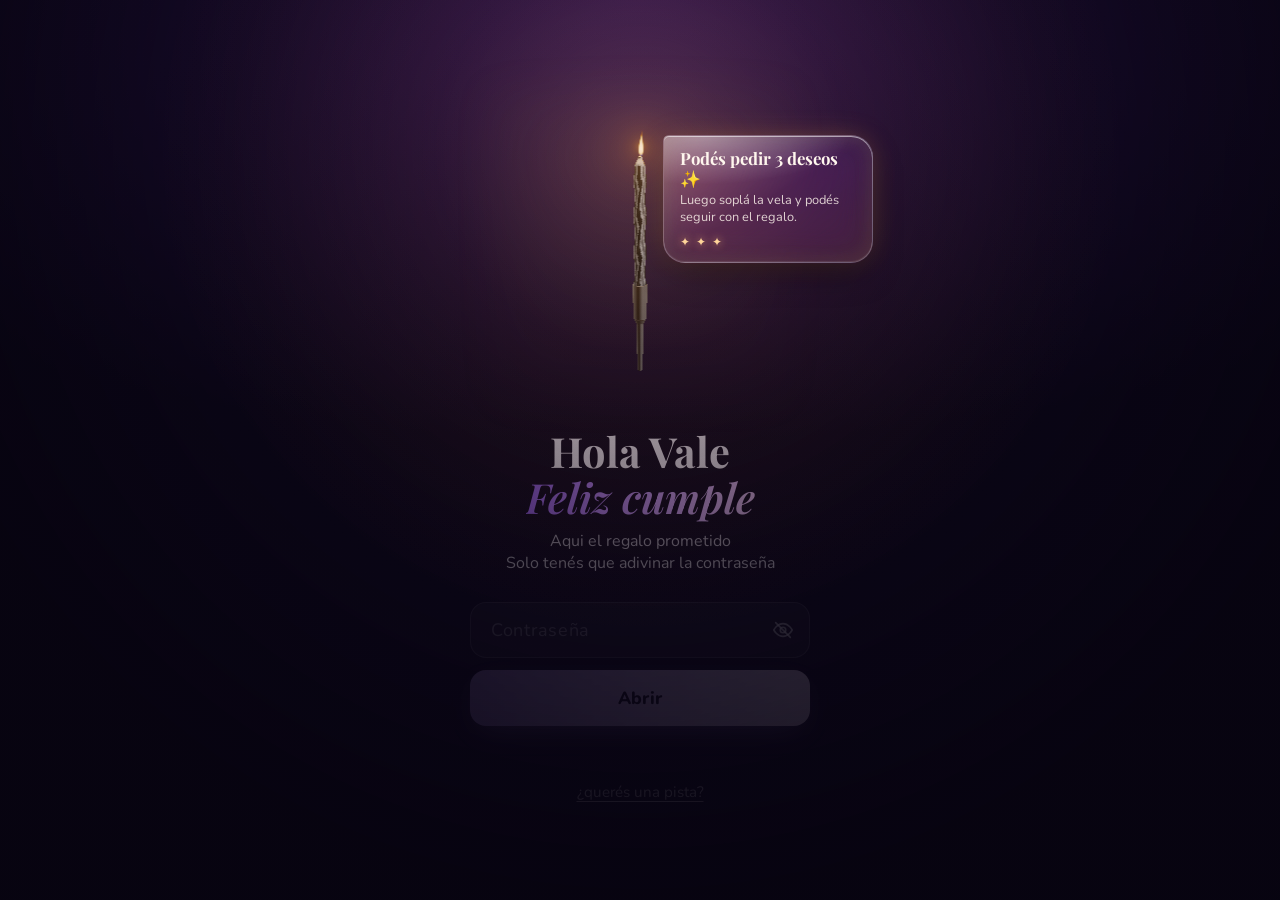
<file: index.html>
<!doctype html>
<html lang="es">
<head>
  <meta charset="utf-8">
  <meta name="viewport" content="width=device-width, initial-scale=1, viewport-fit=cover">
  <meta name="theme-color" content="#110a22">
  <meta name="robots" content="noindex">
  <link rel="icon" href="data:image/svg+xml,<svg xmlns=%22http://www.w3.org/2000/svg%22 viewBox=%220 0 100 100%22><text y=%22.9em%22 font-size=%2290%22>🎁</text></svg>">
  <title>Un regalo para vos</title>
  <link rel="preconnect" href="https://fonts.googleapis.com">
  <link rel="preconnect" href="https://fonts.gstatic.com" crossorigin>
  <link href="https://fonts.googleapis.com/css2?family=Caveat:wght@500;700&family=Nunito:wght@400;600;800&family=Playfair+Display:ital,wght@0,700;1,600&display=swap" rel="stylesheet">
  <link rel="stylesheet" href="css/base.css?v=7">
  <link rel="stylesheet" href="css/login.css?v=7">
  <link rel="prefetch" href="carta.html">
  <script src="js/config.js?v=7" defer></script>
  <script src="js/fondo.js?v=7" defer></script>
  <script src="js/vela-espiral.js?v=7" defer></script>
  <script src="js/login.js?v=7" defer></script>
</head>
<body>
  <div class="sparkles" aria-hidden="true"></div>

  <main class="login">
    <!-- Con la vela prendida la página queda a oscuras y solo la ilumina la llama -->
    <div class="penumbra" aria-hidden="true"></div>

    <!-- Vela 3D (js/vela-espiral.js): se prende sola al entrar, se gira arrastrando y se sopla tocándola -->
    <div class="vela">
      <vela-espiral controls="false" wheel-zoom="false" zoom="5.6" target-y="0.1"></vela-espiral>
      <div class="deseos" role="status">
        <p class="deseos__titulo"></p>
        <p class="deseos__texto"></p>
        <span class="deseos__estrellas" aria-hidden="true"><i>✦</i><i>✦</i><i>✦</i></span>
      </div>
    </div>

    <h1 class="login__title">Hola Vale<br><em>Feliz cumple</em></h1>
    <p class="login__sub">Aqui el regalo prometido<br>Solo tenés que adivinar la contraseña</p>

    <form class="login__form" novalidate>
      <label class="sr-only" for="pass">Contraseña</label>
      <div class="field">
        <input id="pass" type="password" placeholder="Contraseña"
               autocomplete="off" autocapitalize="none" autocorrect="off" spellcheck="false" enterkeyhint="go">
        <button type="button" class="field__eye" aria-label="Mostrar contraseña" aria-pressed="false">
          <svg viewBox="0 0 24 24" width="22" height="22" fill="none" stroke="currentColor" stroke-width="1.8" stroke-linecap="round" stroke-linejoin="round">
            <path d="M2 12s3.6-7 10-7 10 7 10 7-3.6 7-10 7S2 12 2 12Z"/>
            <circle cx="12" cy="12" r="3"/>
            <path class="field__eye-off" d="M4 4l16 16"/>
          </svg>
        </button>
      </div>
      <button class="btn" type="submit">Abrir</button>
      <p class="login__msg" role="status" aria-live="polite"></p>
    </form>

    <button type="button" class="login__hint">¿querés una pista?</button>
  </main>
</body>
</html>
</file>
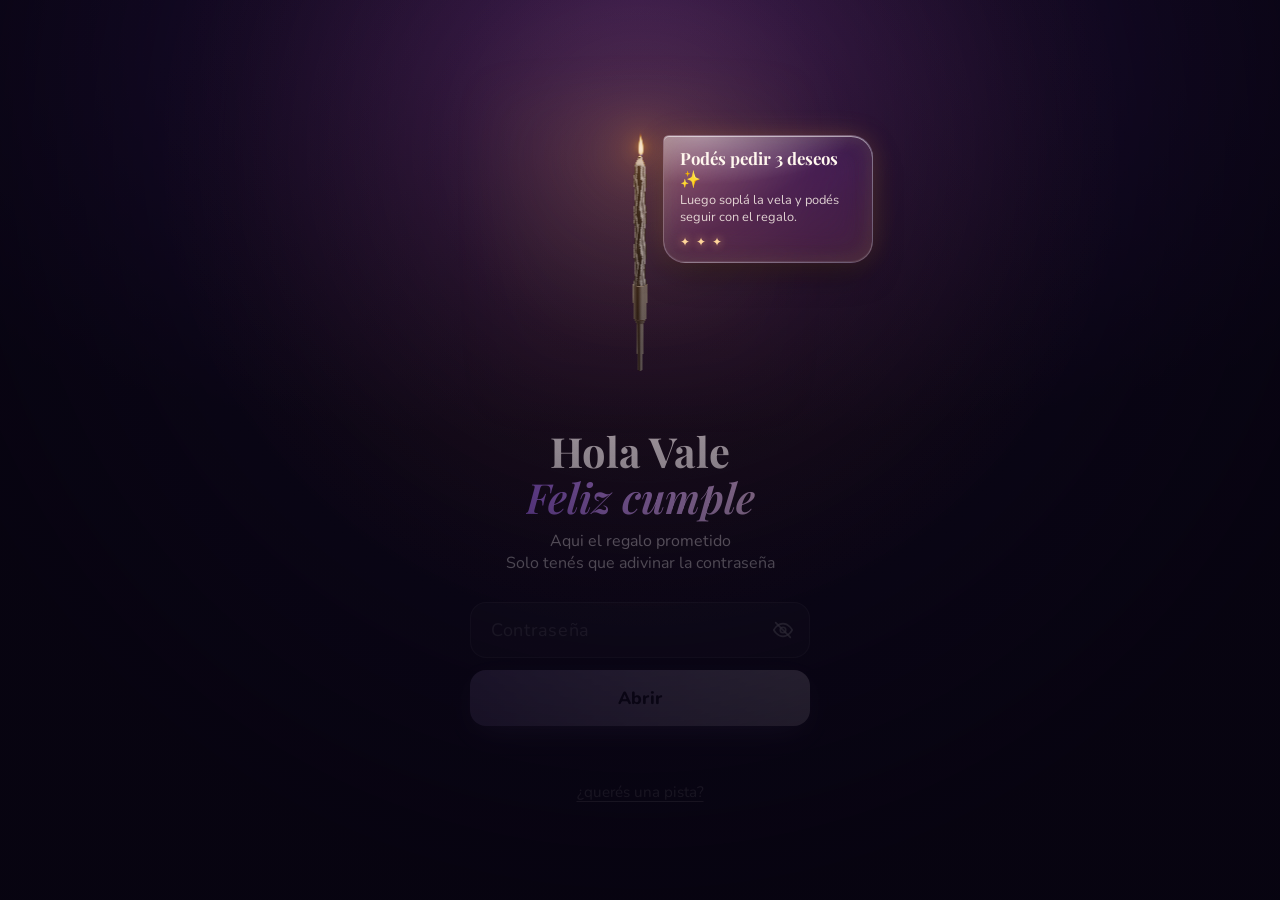
<file: carta.html>
<!doctype html>
<html lang="es" class="is-closed">
<head>
  <meta charset="utf-8">
  <meta name="viewport" content="width=device-width, initial-scale=1, viewport-fit=cover">
  <meta name="theme-color" content="#110a22">
  <meta name="robots" content="noindex">
  <link rel="icon" href="data:image/svg+xml,<svg xmlns=%22http://www.w3.org/2000/svg%22 viewBox=%220 0 100 100%22><text y=%22.9em%22 font-size=%2290%22>🎁</text></svg>">
  <title>Para vos</title>
  <link rel="preconnect" href="https://fonts.googleapis.com">
  <link rel="preconnect" href="https://fonts.gstatic.com" crossorigin>
  <link href="https://fonts.googleapis.com/css2?family=Caveat:wght@500;700&family=Nunito:wght@400;600;800&family=Playfair+Display:ital,wght@0,700;1,600&display=swap" rel="stylesheet">
  <link rel="stylesheet" href="css/base.css?v=7">
  <link rel="stylesheet" href="css/carta.css?v=7">
  <script src="js/config.js?v=7" defer></script>
  <script src="js/fondo.js?v=7" defer></script>
  <script src="js/mono.js?v=7" defer></script>
  <script src="js/carta.js?v=7" defer></script>
</head>
<body>
  <div class="sparkles" aria-hidden="true"></div>

  <main class="stage">
    <div class="scroll" id="scroll">
      <div class="sheet" id="sheet">
        <canvas class="sheet__paper" aria-hidden="true"></canvas>
        <article class="letter"></article>
      </div>

      <div class="roll" aria-hidden="true"><canvas class="roll__paper"></canvas><span class="roll__lines"></span></div>
      <div class="ribbon" aria-hidden="true"></div>

      <button type="button" class="bow" id="bow" aria-label="Desatar el moño y abrir la carta">
        <canvas class="bow__canvas" aria-hidden="true"></canvas>
      </button>

      <p class="tap-hint" aria-hidden="true">Tocá el moño</p>
      <p class="close-hint" aria-hidden="true">Tocá el rollo para cerrarla</p>
    </div>
  </main>

</body>
</html>
</file>
<file: css/base.css>
:root {
  --bg-1: #110a22;
  --bg-2: #36195e;
  --accent: #a66bff;
  --accent-2: #f0c8ff;
  --text: #f8f2ff;
  --text-soft: rgba(248, 242, 255, 0.72);

  --paper: #ecd8ae;
  --paper-burn: #7a4a1e;
  --ink: #3a2614;
  --ribbon: #7b35d4;
  --ribbon-dark: #4d1a8f;
  --ribbon-light: #a774f2;

  --safe-top: env(safe-area-inset-top, 0px);
  --safe-bottom: env(safe-area-inset-bottom, 0px);
}

*,
*::before,
*::after {
  box-sizing: border-box;
  margin: 0;
  padding: 0;
}

html {
  -webkit-text-size-adjust: 100%;
  background: var(--bg-1);
}

body {
  min-height: 100dvh;
  background: radial-gradient(120% 70% at 50% 0%, var(--bg-2), var(--bg-1) 70%) no-repeat, var(--bg-1);
  color: var(--text);
  font-family: 'Nunito', system-ui, sans-serif;
  -webkit-tap-highlight-color: transparent;
  overscroll-behavior: none;
  animation: entrar 0.6s ease-out both;
}

body.is-leaving {
  opacity: 0;
  transition: opacity 0.4s ease-in;
}

@keyframes entrar {
  from { opacity: 0; }
}

button,
input {
  font: inherit;
  color: inherit;
}

button {
  border: 0;
  background: none;
  cursor: pointer;
  touch-action: manipulation;
  -webkit-user-select: none;
  user-select: none;
}

.sr-only {
  position: absolute;
  width: 1px;
  height: 1px;
  overflow: hidden;
  clip-path: inset(50%);
  white-space: nowrap;
}

/* Destellos que suben por el fondo (los crea js/fondo.js) */
.sparkles {
  position: fixed;
  inset: 0;
  overflow: hidden;
  pointer-events: none;
  z-index: 0;
}

.sparkles span {
  position: absolute;
  bottom: -10px;
  border-radius: 50%;
  background: var(--accent-2);
  box-shadow: 0 0 6px 1px rgba(240, 200, 255, 0.6);
  opacity: 0;
  will-change: transform, opacity;
  animation: subir linear infinite;
}

@keyframes subir {
  0% { transform: translate3d(0, 0, 0); opacity: 0; }
  15% { opacity: 0.9; }
  85% { opacity: 0.6; }
  100% { transform: translate3d(var(--drift, 0px), -105dvh, 0); opacity: 0; }
}

@media (prefers-reduced-motion: reduce) {
  *,
  *::before,
  *::after {
    animation-duration: 0.01ms !important;
    animation-iteration-count: 1 !important;
    transition-duration: 0.01ms !important;
  }

  .sparkles { display: none; }
}
</file>
<file: css/login.css>
.login {
  position: relative;
  z-index: 1;
  min-height: 100dvh;
  display: flex;
  flex-direction: column;
  align-items: center;
  justify-content: center;
  gap: 10px;
  padding: calc(var(--safe-top) + 24px) 24px calc(var(--safe-bottom) + 24px);
  text-align: center;
  overflow-x: clip; /* el canvas de la vela desborda su caja hacia los costados */
}

/* Vela */
.vela {
  position: relative;
  margin-bottom: 6px;
}

/* Alta y angosta como la vela, y lo más grande que permita la pantalla sin empujar el formulario */
.vela vela-espiral {
  height: clamp(220px, 36dvh, 360px);
  width: auto;
  aspect-ratio: 3 / 5;
}

/* Penumbra: con la vela prendida todo queda a oscuras salvo lo que alcanza la luz de la llama.
   --fx/--fy (posición de la llama) y --luz (intensidad que titila) los actualiza js/login.js */
.penumbra {
  position: fixed;
  inset: 0;
  z-index: 2;
  pointer-events: none;
  background: radial-gradient(circle at var(--fx, 50%) var(--fy, 25%),
    rgba(6, 3, 14, 0) 0,
    rgba(6, 3, 14, 0.22) 12vmax,
    rgba(6, 3, 14, 0.6) 32vmax,
    rgba(6, 3, 14, 0.88) 60vmax);
  opacity: 0;
  transition: opacity 1.4s ease;
}

/* Resplandor cálido de la llama sobre la página */
.penumbra::after {
  content: '';
  position: absolute;
  inset: 0;
  background: radial-gradient(circle at var(--fx, 50%) var(--fy, 25%),
    rgba(255, 160, 70, 0.2) 0,
    rgba(255, 120, 40, 0.07) 16vmax,
    rgba(255, 120, 40, 0) 38vmax);
  opacity: var(--luz, 0);
}

body.is-lit .penumbra { opacity: 1; }

/* Globo de los deseos, estilo vidrio líquido. Sale de la llama hacia el costado (--llama-x/y desde js/login.js). */
.deseos {
  position: absolute;
  z-index: 3;
  left: calc(var(--llama-x, 50%) + 22px);
  top: max(calc(var(--llama-y, 30%) - 14px), 8px);
  width: max-content;
  max-width: min(210px, calc(100vw - var(--globo-x, 50vw) - 22px - 14px));
  padding: 12px 16px 12px;
  border-radius: 6px 22px 22px 22px;
  text-align: left;
  color: #fff7ee;
  background:
    linear-gradient(150deg, rgba(255, 255, 255, 0.24), rgba(255, 255, 255, 0.06) 50%, rgba(255, 180, 110, 0.12));
  -webkit-backdrop-filter: blur(16px) saturate(180%);
  backdrop-filter: blur(16px) saturate(180%);
  border: 1px solid rgba(255, 255, 255, 0.26);
  box-shadow:
    inset 0 1px 0 rgba(255, 255, 255, 0.55),
    inset 0 -1px 1px rgba(255, 255, 255, 0.1),
    inset 0 0 20px rgba(255, 200, 140, 0.1),
    0 14px 34px -10px rgba(0, 0, 0, 0.6),
    0 0 30px -8px rgba(255, 160, 80, 0.45);
  opacity: 0;
  transform: translate(-10px, -4px) scale(0.5);
  transform-origin: 0 0;
  transition: opacity 0.3s ease, transform 0.3s ease;
  pointer-events: none;
}

.deseos.is-visible {
  opacity: 1;
  transform: none;
  transition: opacity 0.4s ease, transform 0.7s cubic-bezier(0.34, 1.56, 0.64, 1);
}

/* Reflejo especular del vidrio */
.deseos::before {
  content: '';
  position: absolute;
  inset: 0;
  border-radius: inherit;
  background: radial-gradient(130% 70% at 18% 0%, rgba(255, 255, 255, 0.32), rgba(255, 255, 255, 0) 55%);
  pointer-events: none;
}

.deseos__titulo {
  position: relative;
  font-family: 'Playfair Display', serif;
  font-weight: 700;
  font-size: 1.05rem;
  line-height: 1.2;
}

.deseos__texto {
  position: relative;
  margin-top: 4px;
  font-size: 0.8rem;
  line-height: 1.35;
  color: rgba(255, 247, 238, 0.82);
}

.deseos__estrellas {
  position: relative;
  display: flex;
  gap: 6px;
  margin-top: 8px;
  font-size: 0.75rem;
  font-style: normal;
  color: #ffd59a;
}

.deseos__estrellas i {
  font-style: normal;
  text-shadow: 0 0 8px rgba(255, 190, 110, 0.9);
  animation: titilar 1.8s ease-in-out infinite;
}

.deseos__estrellas i:nth-child(2) { animation-delay: 0.3s; }
.deseos__estrellas i:nth-child(3) { animation-delay: 0.6s; }

@keyframes titilar {
  50% { opacity: 0.35; transform: scale(0.8); }
}

/* Textos */
.login__title {
  font-family: 'Playfair Display', serif;
  font-size: clamp(2rem, 9vw, 2.6rem);
  line-height: 1.1;
}

.login__title em {
  font-weight: 600;
  background: linear-gradient(90deg, var(--accent), var(--accent-2));
  -webkit-background-clip: text;
  background-clip: text;
  color: transparent;
}

.login__sub {
  color: var(--text-soft);
  margin-bottom: 18px;
}

/* Formulario */
.login__form {
  width: min(100%, 340px);
  display: flex;
  flex-direction: column;
  gap: 12px;
}

/* Bloqueado hasta que soplen la vela (js/login.js) */
.login__form,
.login__hint { transition: opacity 0.5s ease, filter 0.5s ease; }

.login__form[inert],
.login__hint[inert] {
  opacity: 0.45;
  filter: saturate(0.5);
}

.login__form.shake { animation: shake 0.45s cubic-bezier(0.36, 0.07, 0.19, 0.97); }

@keyframes shake {
  20%, 60% { transform: translateX(-10px); }
  40%, 80% { transform: translateX(10px); }
}

.field { position: relative; }

.field input {
  width: 100%;
  height: 56px;
  padding: 0 54px 0 20px;
  border-radius: 16px;
  border: 1px solid rgba(255, 255, 255, 0.18);
  background: rgba(255, 255, 255, 0.08);
  font-size: 18px; /* 16px o más evita el zoom automático de iOS */
  letter-spacing: 0.04em;
  outline: none;
  transition: border-color 0.2s, background-color 0.2s;
}

.field input::placeholder { color: rgba(248, 242, 255, 0.45); }

.field input:focus {
  border-color: var(--accent-2);
  background: rgba(255, 255, 255, 0.12);
}

.field__eye {
  position: absolute;
  top: 0;
  right: 0;
  width: 54px;
  height: 56px;
  display: grid;
  place-items: center;
  color: var(--text-soft);
}

.field__eye-off { opacity: 1; transition: opacity 0.2s; }
.field__eye[aria-pressed='true'] .field__eye-off { opacity: 0; }

.btn {
  height: 56px;
  border-radius: 16px;
  background: linear-gradient(90deg, var(--accent), var(--accent-2));
  color: #1e0f36;
  font-weight: 800;
  font-size: 1.1rem;
  letter-spacing: 0.02em;
  box-shadow: 0 10px 30px -10px rgba(166, 107, 255, 0.7);
  transition: transform 0.15s ease;
}

.btn:active { transform: scale(0.97); }

.login__msg {
  min-height: 1.5em;
  color: #e2b8ff;
  font-weight: 600;
}

.login__msg.is-hint { color: var(--accent-2); }
.is-unlocked .login__msg { color: #9ff0c9; }

.login__hint {
  padding: 10px 14px;
  color: var(--text-soft);
  text-decoration: underline;
  text-underline-offset: 4px;
  font-size: 0.95rem;
}

.login__hint.is-highlight { color: var(--accent-2); animation: latir 1.4s ease-in-out infinite; }

@keyframes latir {
  50% { transform: scale(1.06); }
}
</file>
<file: css/carta.css>
:root {
  --roll-h: 64px;
  --overlap: 10px; /* cuánto tapa el rollo el borde del papel */
}

.is-closed,
.is-closed body {
  height: 100%;
  overflow: hidden;
}

.stage {
  position: relative;
  z-index: 1;
  display: flex;
  justify-content: center;
  padding: calc(var(--safe-top) + 28px) 16px calc(var(--safe-bottom) + 56px);
}

.scroll {
  position: relative;
  width: min(100%, 400px);
  opacity: 0;
  transition: opacity 0.5s ease-out;
}

.is-ready .scroll { opacity: 1; }

/* Estado cerrado: el rollo centrado en pantalla y el papel escondido. JS calcula las variables. */
.is-closed .scroll { transform: translateY(var(--offset, 0px)); }
.is-closed .sheet { clip-path: inset(0 0 100% 0); }
.is-closed .roll { transform: translateY(calc(var(--shift, 0px) * -1)); }

/* Papel: el pergamino se dibuja en el canvas (js/carta.js) para que tenga bordes rasgados y se adapte al alto */
.sheet {
  position: relative;
  margin: 0 12px;
  padding: 40px 30px calc(var(--overlap) + 40px);
  color: var(--ink);
}

.sheet__paper {
  position: absolute;
  inset: 0;
  width: 100%;
  height: 100%;
  filter: drop-shadow(0 16px 18px rgba(0, 0, 0, 0.45));
}

.letter { position: relative; }

/* Rollo: se dibuja en canvas (js/carta.js) con la misma textura que la hoja */
.roll {
  position: relative;
  z-index: 2;
  height: var(--roll-h);
  margin-top: calc(var(--overlap) * -1);
}

.roll__paper {
  position: absolute;
  inset: 0;
  width: 100%;
  height: 100%;
  filter: drop-shadow(0 10px 9px rgba(0, 0, 0, 0.5));
}

/* Sombra que el rollo proyecta sobre la hoja ya desenrollada */
.roll::before {
  content: '';
  position: absolute;
  left: 12px;
  right: 12px;
  bottom: 100%;
  height: 16px;
  background: linear-gradient(to top, rgba(50, 28, 8, 0.4), rgba(50, 28, 8, 0));
  transition: opacity 0.4s;
}

.is-closed .roll::before { opacity: 0; }

/* Grano que se desplaza mientras gira, para que se note que el rollo da vueltas */
.roll__lines {
  position: absolute;
  inset: 6px 10px;
  background: url("data:image/svg+xml,%3Csvg xmlns='http://www.w3.org/2000/svg' width='120' height='120'%3E%3Cfilter id='n'%3E%3CfeTurbulence type='fractalNoise' baseFrequency='.05 .6' numOctaves='2' stitchTiles='stitch'/%3E%3CfeColorMatrix values='0 0 0 0 .35 0 0 0 0 .2 0 0 0 0 .08 0 0 0 .35 0'/%3E%3C/filter%3E%3Crect width='100%25' height='100%25' filter='url(%23n)'/%3E%3C/svg%3E");
  mix-blend-mode: multiply;
  opacity: 0.5;
  -webkit-mask-image: linear-gradient(to bottom, transparent, #000 30%, #000 70%, transparent);
  mask-image: linear-gradient(to bottom, transparent, #000 30%, #000 70%, transparent);
}

/* Cinta y moño */
.ribbon {
  position: absolute;
  z-index: 3;
  top: 0;
  left: 50%;
  width: 18px;
  height: var(--roll-h);
  margin-left: -9px;
  border-radius: 2px / 6px;
  /* Encima: el mismo volumen del rollo, para que la cinta parezca envolverlo; abajo, hilos y orillo de la tela */
  background:
    linear-gradient(to bottom, rgba(20, 5, 40, 0.6), rgba(20, 5, 40, 0.1) 20%, rgba(255, 255, 255, 0.22) 36%, rgba(255, 255, 255, 0) 52%, rgba(20, 5, 40, 0.2) 78%, rgba(20, 5, 40, 0.65)),
    linear-gradient(to right, rgba(15, 0, 30, 0.45), transparent 1.5px, rgba(255, 240, 255, 0.18) 2px, transparent 3px, transparent calc(100% - 3px), rgba(255, 240, 255, 0.12) calc(100% - 2px), transparent calc(100% - 1.5px), rgba(15, 0, 30, 0.45)),
    repeating-linear-gradient(to right, rgba(20, 0, 40, 0.08) 0 0.5px, transparent 0.5px 2px),
    linear-gradient(to right, var(--ribbon-dark), var(--ribbon) 30%, var(--ribbon-light) 50%, var(--ribbon) 70%, var(--ribbon-dark));
  box-shadow: 0 0 5px rgba(40, 20, 5, 0.45);
  transform-origin: top center;
}

.bow {
  position: absolute;
  z-index: 4;
  top: calc(var(--roll-h) / 2);
  left: 50%;
  width: 112px;
  height: 70px;
  margin: -35px 0 0 -56px;
}

/* El moño se dibuja en canvas (js/mono.js). El canvas es más grande que el botón
   para que entren las colas y la cinta cuando cae. El nudo queda en el centro del botón. */
.bow__canvas {
  position: absolute;
  left: 50%;
  top: 50%;
  width: 260px;
  height: 300px;
  margin: -114px 0 0 -130px;
  pointer-events: none;
}

.tap-hint {
  position: absolute;
  top: calc(var(--roll-h) + 78px);
  left: 0;
  right: 0;
  text-align: center;
  font-weight: 600;
  color: var(--text-soft);
  letter-spacing: 0.04em;
  animation: titilar 2s ease-in-out infinite;
}

/* Fuera del estado cerrado el "Tocá el moño" no se ve nunca (Safari a veces lo dejaba asomar detrás de la carta) */
html:not(.is-closed) .tap-hint { visibility: hidden; }

/* Una vez abierta: el moño (invisible) no tapa el texto y el rollo se puede tocar para cerrar */
.is-open .bow { pointer-events: none; }
.is-open .roll { cursor: pointer; }

.close-hint {
  margin-top: 14px;
  text-align: center;
  font-size: 0.9rem;
  color: var(--text-soft);
  letter-spacing: 0.04em;
  opacity: 0;
  transition: opacity 0.6s;
}

.is-open .close-hint { opacity: 0.8; }

@keyframes titilar {
  50% { opacity: 0.35; }
}

/* Texto de la carta */
.letter {
  font-family: 'Caveat', cursive;
  font-size: 1.5rem;
  line-height: 1.35;
  text-shadow: 0 0 1px rgba(58, 38, 20, 0.35);
}

.letter__title {
  font-family: 'Playfair Display', serif;
  font-style: italic;
  font-weight: 600;
  font-size: clamp(1.9rem, 8vw, 2.3rem);
  line-height: 1.1;
  color: var(--ribbon-dark);
  text-align: center;
  margin-bottom: 22px;
}

.letter__to {
  font-weight: 700;
  margin-bottom: 10px;
}

.letter__p + .letter__p { margin-top: 14px; }

/* Cada palabra es un bloque para que se pueda "escribir" de izquierda a derecha (js/carta.js) */
.letter .w { display: inline-block; }

.letter__bye { margin-top: 26px; }

.letter__sign {
  font-weight: 700;
  font-size: 1.9rem;
  text-align: right;
  color: var(--ribbon-dark);
}
</file>
